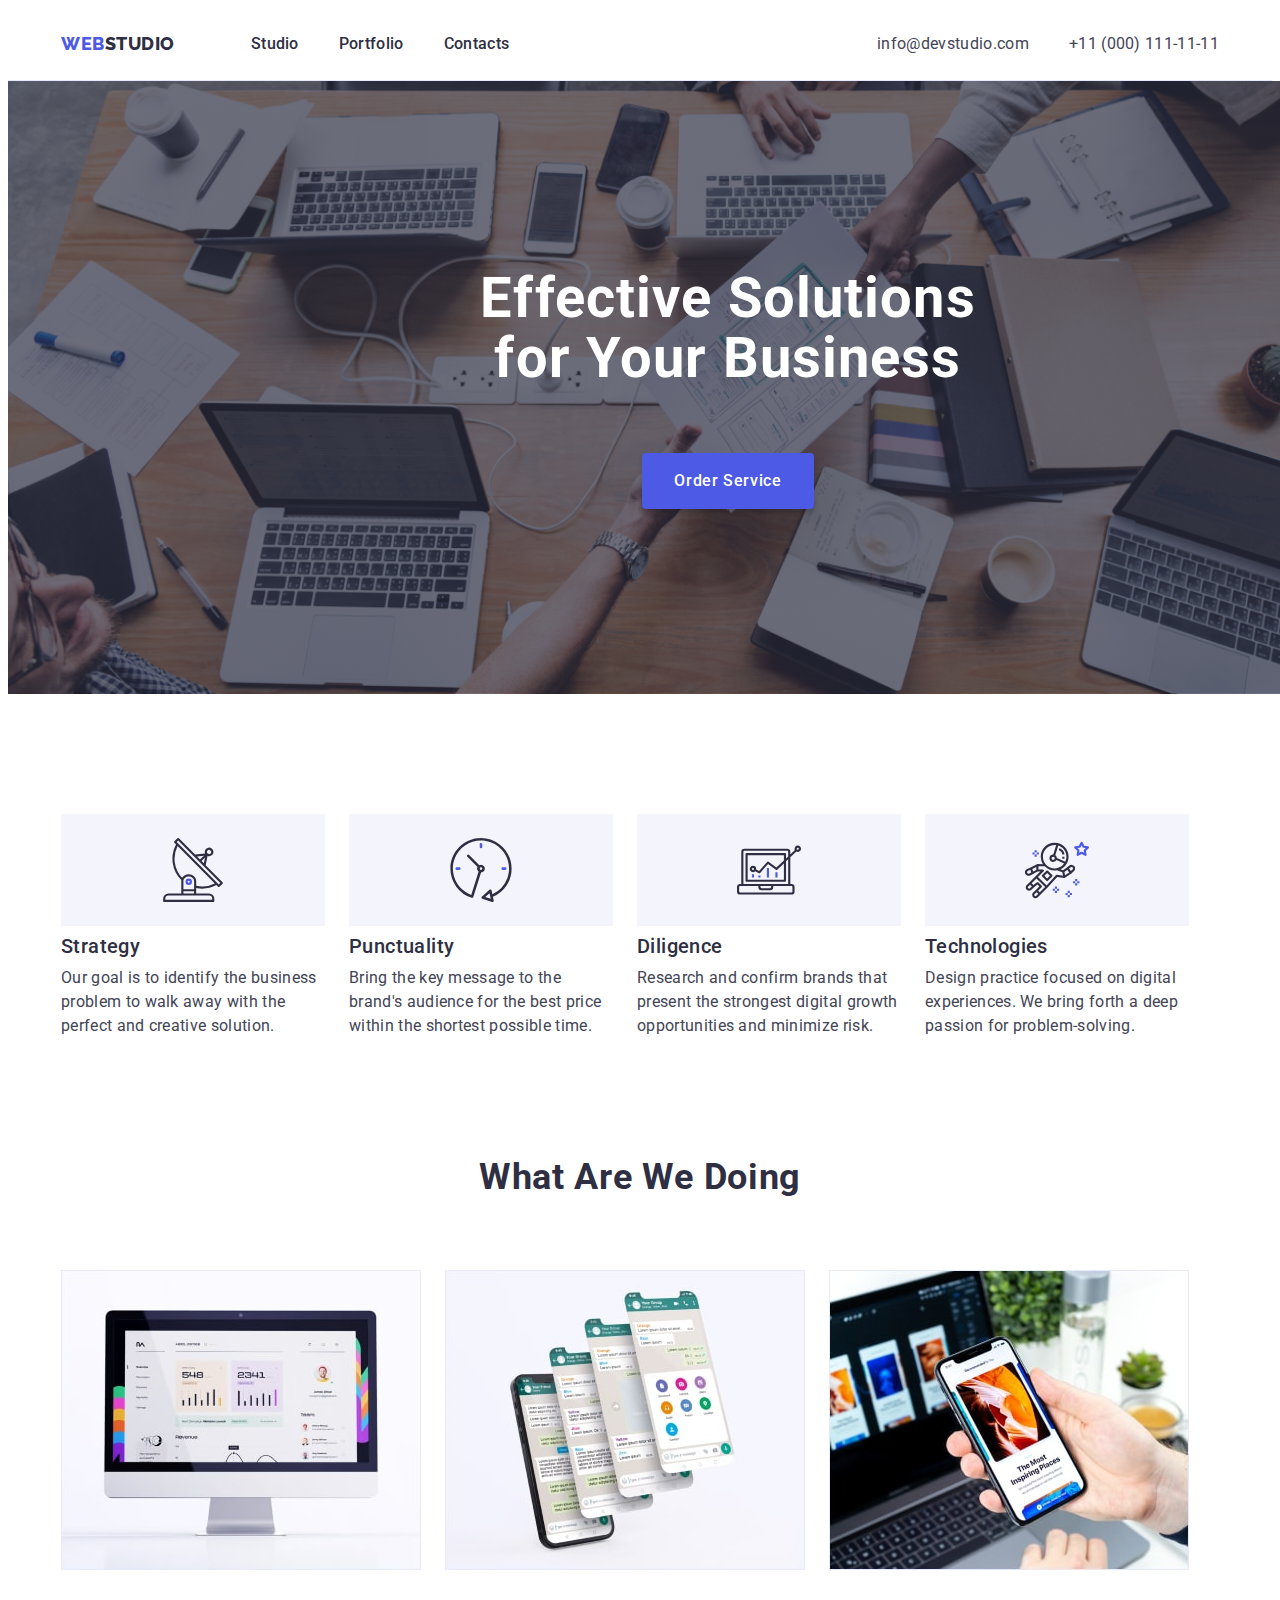
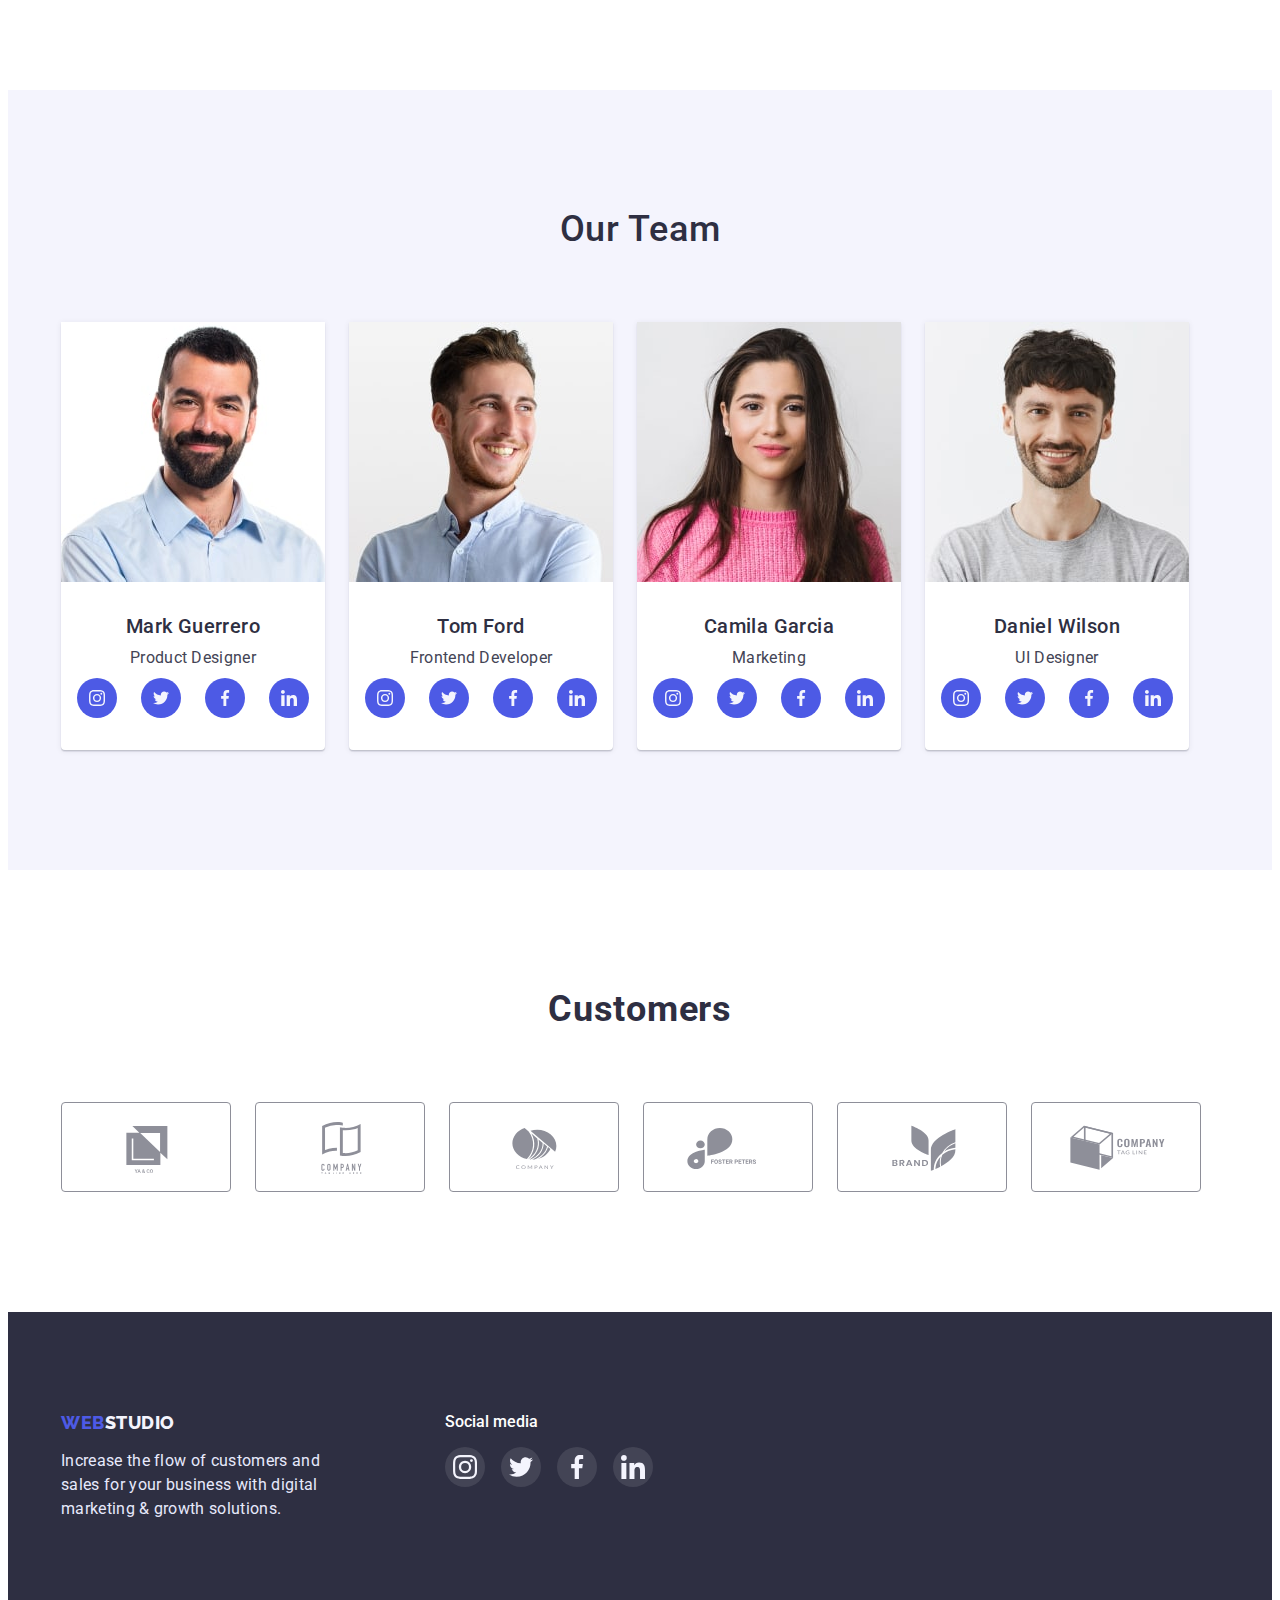
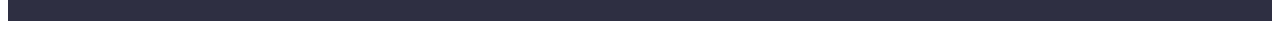
<file: index.html>
<!DOCTYPE html>
<html lang="en">
<head>
    <meta charset="UTF-8">
    <meta http-equiv="X-UA-Compatible" content="IE=edge">
    <meta name="viewport" content="width=device-width, initial-scale=1.0">
    <title>Document</title>
    <link rel="preconnect" href="https://fonts.googleapis.com">
    <link rel="preconnect" href="https://fonts.gstatic.com" crossorigin>
    <link
        href="https://fonts.googleapis.com/css2?family=Open+Sans:wght@400;600;700&family=Raleway:wght@800;900&family=Roboto:wght@400;500;700&display=swap"
        rel="stylesheet">
    <link rel="stylesheet" href="https://cdnjs.cloudflare.com/ajax/libs/modern-normalize/1.1.0/modern-normalize.min.css" integrity="sha512-wpPYUAdjBVSE4KJnH1VR1HeZfpl1ub8YT/NKx4PuQ5NmX2tKuGu6U/JRp5y+Y8XG2tV+wKQpNHVUX03MfMFn9Q==" crossorigin="anonymous" referrerpolicy="no-referrer" />
    <link rel="stylesheet" href="css/style.css">
</head>
<body>
    <header class="header">
       <div class="container header-container">
            <nav class="header-nav">
                <a class="header-logo link" href="./index.html" target="_blank" rel="noopener noreferrer nofollow">Web<span
                        class="logo-second-word">Studio</span></a>
                <ul class="header-list list">
                    <li class="header-item"><a class="header-item-link link" href="./index.html">Studio</a></li>
                    <li class="header-item"><a class="header-item-link link" href="./portfolio.html">Portfolio</a></li>
                    <li class="header-item"><a class="header-item-link link" href="">Contacts</a></li>
                </ul>
            </nav>
            <address class="address">
                <ul class="address-list list">
                    <li class="address-item email"><a class="address-item-link link" href="mailto:info@devstudio.com" target="_blank"
                            rel="noopener noreferrer nofollow">info@devstudio.com</a></li>
                    <li class="address-item"><a class="address-item-link link" href="tel:+110001111111">+11 (000) 111-11-11</a>
                    </li>
                </ul>
            </address>
       </div >
    </header>
    
    
    <main>
        <!-----------HERO--------------->
        <section class="hero hero-container">
            <div class="container">
                <h1 class="hero-title">Effective Solutions for Your Business</h1>
                <button class="hero-btn" type="button">Order Service</button>
            </div >
        </section>
        <!-----------COMPANY_POLICY--------------->
        <section class="company-policy section">
            <div class="container company-policy-container">
                <h2  class="visually-hidden company-policy-title">company policy</h2>
                <ul class="company-policy-list list">
                    <li class="company-policy-item">
                        <div class="company-policy-icon">
                            <svg class="company-policy-icon-item" width="64" height="64" >
                                <use href="./images/company-policy-icon.svg#icon-antenna"></use>
                            </svg>
                        </div>
                        <h3 class="company-policy-title">Strategy</h3>
                        <p class="company-policy-text">Our goal is to identify the business
                            problem to walk away with the perfect and creative solution.</p>
                    </li>
                    <li class="company-policy-item">
                        <div class="company-policy-icon">
                            <svg class="company-policy-icon-item" width="64" height="64">
                                <use href="./images/company-policy-icon.svg#icon-clock"></use>
                            </svg>
                        </div>
                        <h3 class="company-policy-title">Punctuality</h3>
                        <p class="company-policy-text">Bring the key message to the brand's audience for the best price within
                            the
                            shortest possible
                            time.</p>
                    </li>
                    <li class="company-policy-item">
                        <div class="company-policy-icon">
                            <svg class="company-policy-icon-item" width="64" height="64">
                                <use href="./images/company-policy-icon.svg#icon-diagram"></use>
                            </svg>
                        </div>
                        <h3 class="company-policy-title">Diligence</h3>
                        <p class="company-policy-text">Research and confirm brands that present the strongest digital growth
                            opportunities and minimize
                            risk.</p>
                    </li>
                    <li class="company-policy-item">
                        <div class="company-policy-icon">
                            <svg class="company-policy-icon-item" width="64" height="64">
                                <use href="./images/company-policy-icon.svg#icon-astronaut"></use>
                            </svg>
                        </div>
                        <h3 class="company-policy-title">Technologies</h3>
                        <p class="company-policy-text">Design practice focused on digital experiences. We bring forth a deep
                            passion
                            for
                            problem-solving.</p>
                    </li>
                </ul>
            </div >
        </section>
    
        <!-----------WORKS-------------->
        <section class="works">
            <div class="container">
                <h2 class="works-title title">What are we doing</h2>
                <ul class="works-list list">
                    <li><img src="./images/section-2-img-1.jpg" alt="image 1" width="360" height="300"></li>
                    <li><img src="./images/section-2-img-2.jpg" alt="image 2" width="360" height="300"></li>
                    <li><img src="./images/section-2-img-3.jpg" alt="image 3" width="360" height="300"></li>
                </ul>
            </div >
        </section>
        <!-------------OUR-TEAM--------------->
        <section class="team section">
            <div class="container">
                <h2 class="team-title">Our Team</h2>
                <ul class="team-list list">
                    <li class="team-member">
                        <img src="./images/team-member-1.jpg" alt="team member" width="264" height="260">
                        <div class="member-info">
                            <h3 class="member-name">Mark Guerrero</h3>
                            <p class="member-position">Product Designer</p>
                            <ul class="member-soc-list list">
                                <li class="member-soc-item">
                                    <a href="" class="soc-link link">
                                        <svg class="soc-icon" width="16" height="16">
                                            <use href="./images/icons.svg#icon-instagram"></use>
                                        </svg>
                                    </a>
                                </li>
                                <li class="member-soc-item">
                                    <a href="" class="soc-link link">
                                        <svg class="soc-icon" width="16" height="16">
                                            <use href="./images/icons.svg#icon-twitter"></use>
                                        </svg>
                                    </a>
                                </li>
                                <li class="member-soc-item">
                                    <a href="" class="soc-link link">
                                        <svg class="soc-icon" width="16" height="16">
                                            <use href="./images/icons.svg#icon-facebook"></use>
                                        </svg>
                                    </a>
                                </li>
                                <li class="member-soc-item">
                                    <a href="" class="soc-link link">
                                        <svg class="soc-icon" width="16" height="16">
                                            <use href="./images/icons.svg#icon-linkedin"></use>
                                        </svg>
                                    </a>
                                </li>
                            </ul>
                        </div >
                    </li>
                    <li class="team-member">
                        <img src="./images/team-member-2.jpg" alt="team member" width="264" height="260">
                        <div class="member-info">
                            <h3 class="member-name">Tom Ford</h3>
                            <p class="member-position">Frontend Developer</p>
                            <ul class="member-soc-list list">
                                <li class="member-soc-item">
                                    <a href="" class="soc-link link">
                                        <svg class="soc-icon" width="16" height="16">
                                            <use href="./images/icons.svg#icon-instagram"></use>
                                        </svg>
                                    </a>
                                </li>
                                <li class="member-soc-item">
                                    <a href="" class="soc-link link">
                                        <svg class="soc-icon" width="16px" height="16px">
                                            <use href="./images/icons.svg#icon-twitter"></use>
                                        </svg>
                                    </a>
                                </li>
                                <li class="member-soc-item">
                                    <a href="" class="soc-link link">
                                        <svg class="soc-icon" width="16" height="16">
                                            <use href="./images/icons.svg#icon-facebook"></use>
                                        </svg>
                                    </a>
                                </li>
                                <li class="member-soc-item">
                                    <a href="" class="soc-link link">
                                        <svg class="soc-icon" width="16" height="16">
                                            <use href="./images/icons.svg#icon-linkedin"></use>
                                        </svg>
                                    </a>
                                </li>
                            </ul>
                        </div >
                    </li>
                    <li class="team-member">
                        <img src="./images/team-member-3.jpg" alt="team member" width="264" height="260">
                        <div class="member-info">
                            <h3 class="member-name">Camila Garcia</h3>
                            <p class="member-position">Marketing</p>
                            <ul class="member-soc-list list">
                                <li class="member-soc-item">
                                    <a href="" class="soc-link link">
                                        <svg class="soc-icon" width="16" height="16">
                                            <use href="./images/icons.svg#icon-instagram"></use>
                                        </svg>
                                    </a>
                                </li>
                                <li class="member-soc-item">
                                    <a href="" class="soc-link link">
                                        <svg class="soc-icon" width="16" height="16">
                                            <use href="./images/icons.svg#icon-twitter"></use>
                                        </svg>
                                    </a>
                                </li>
                                <li class="member-soc-item">
                                    <a href="" class="soc-link link">
                                        <svg class="soc-icon" width="16" height="16">
                                            <use href="./images/icons.svg#icon-facebook"></use>
                                        </svg>
                                    </a>
                                </li>
                                <li class="member-soc-item">
                                    <a href="" class="soc-link link">
                                        <svg class="soc-icon" width="16" height="16">
                                            <use href="./images/icons.svg#icon-linkedin"></use>
                                        </svg>
                                    </a>
                                </li>
                            </ul>
                        </div >
                    </li>
                    <li class="team-member">
                        <img src="./images/team-member-4.jpg" alt="team member" width="264" height="260">
                        <div class="member-info">
                            <h3 class="member-name">Daniel Wilson</h3>
                            <p class="member-position">UI Designer</p>
                            <ul class="member-soc-list list">
                                <li class="member-soc-item">
                                    <a href="" class="soc-link link">
                                        <svg class="soc-icon" width="16" height="16">
                                            <use href="./images/icons.svg#icon-instagram"></use>
                                        </svg>
                                    </a>
                                </li>
                                <li class="member-soc-item">
                                    <a href="" class="soc-link link">
                                        <svg class="soc-icon" width="16" height="16">
                                            <use href="./images/icons.svg#icon-twitter"></use>
                                        </svg>
                                    </a>
                                </li>
                                <li class="member-soc-item">
                                    <a href="" class="soc-link link">
                                        <svg class="soc-icon" width="16" height="16">
                                            <use href="./images/icons.svg#icon-facebook"></use>
                                        </svg>
                                    </a>
                                </li>
                                <li class="member-soc-item">
                                    <a href="" class="soc-link link">
                                        <svg class="soc-icon" width="16" height="16">
                                            <use href="./images/icons.svg#icon-linkedin"></use>
                                        </svg>
                                    </a>
                                </li>
                            </ul>
                        </div >
                    </li>
                </ul>
            </div >
        </section>

    <!-------------------------------------CUSTOMER--------------------------------->
        <section class="customers section">
            <div class="container">
                <h2 class="customers-title title">Customers</h2>
                <ul class="customers-list list">
                    <li class="cutomers-list-item">
                            <a class="customer-link" href="">
                                <svg class="customer-icon" width="104" height="56">
                                    <use href="./images/customers-logo.svg#icon-Logo1"></use>
                                </svg>
                            </a>
                    </li>
                   <li class="cutomers-list-item">
                            <a class="customer-link" href="">
                                <svg class="customer-icon" width="104" height="56">
                                    <use href="./images/customers-logo.svg#icon-Logo2"></use>
                                </svg>
                            </a>

                    </li>
                    <li class="cutomers-list-item">
                            <a class="customer-link" href="">
                                <svg class="customer-icon" width="104" height="56">
                                    <use href="./images/customers-logo.svg#icon-Logo3"></use>
                                </svg>
                            </a>
                    </li>
                    <li class="cutomers-list-item">
                            <a class="customer-link" href="">
                                <svg class="customer-icon" width="104" height="56">
                                    <use href="./images/customers-logo.svg#icon-Logo4"></use>
                                </svg>
                            </a>
                    </li>
                    <li class="cutomers-list-item">
                            <a class="customer-link" href="">
                                <svg class="customer-icon" width="104" height="56">
                                    <use href="./images/customers-logo.svg#icon-Logo5"></use>
                                </svg>
                            </a>
                    </li>
                    <li class="cutomers-list-item">
                            <a class="customer-link" href="">
                                <svg class="customer-icon" width="104" height="56">
                                    <use href="./images/customers-logo.svg#icon-Logo6"></use>
                                </svg>
                            </a>
                    </li>
                </ul>
            </div>
        </section>
    </main>
    
    <!------------------------FOOTER--------------------->
    <footer class="footer">
        <div class="container footer-container">
            <div class="footer-text-info">
                <a class="footer-logo link" href="./index.html" target="_blank" rel="noopener noreferrer nofollow">Web<span
                        class="logo-second-word">Studio</span></a>
                <p class="footer-text">Increase the flow of customers and sales for your business with digital marketing &
                    growth
                    solutions.</p>
            </div>
            <div class="footer-social-media">
                <p class="footer-social-media-text">Social media</p>
                <ul class="footer-soc-list list">
                    <li class="footer-soc-item">
                        <a href="" class="soc-link-footer link">
                            <svg class="soc-icon" width="24" height="24">
                                <use href="./images/icons.svg#icon-instagram"></use>
                            </svg>
                        </a>
                    </li>
                    <li class="footer-soc-item">
                        <a href="" class="soc-link-footer link">
                            <svg class="soc-icon" width="24" height="24">
                                <use href="./images/icons.svg#icon-twitter"></use>
                            </svg>
                        </a>
                    </li>
                    <li class="footer-soc-item">
                        <a href="" class="soc-link-footer link">
                            <svg class="soc-icon" width="24" height="24">
                                <use href="./images/icons.svg#icon-facebook"></use>
                            </svg>
                        </a>
                    </li>
                    <li class="footer-soc-item">
                        <a href="" class="soc-link-footer link">
                            <svg class="soc-icon" width="24" height="24">
                                <use href="./images/icons.svg#icon-linkedin"></use>
                            </svg>
                        </a>
                    </li>
                </ul>
            </div>
        </div>
    </footer>
</body>
</html>
</file>
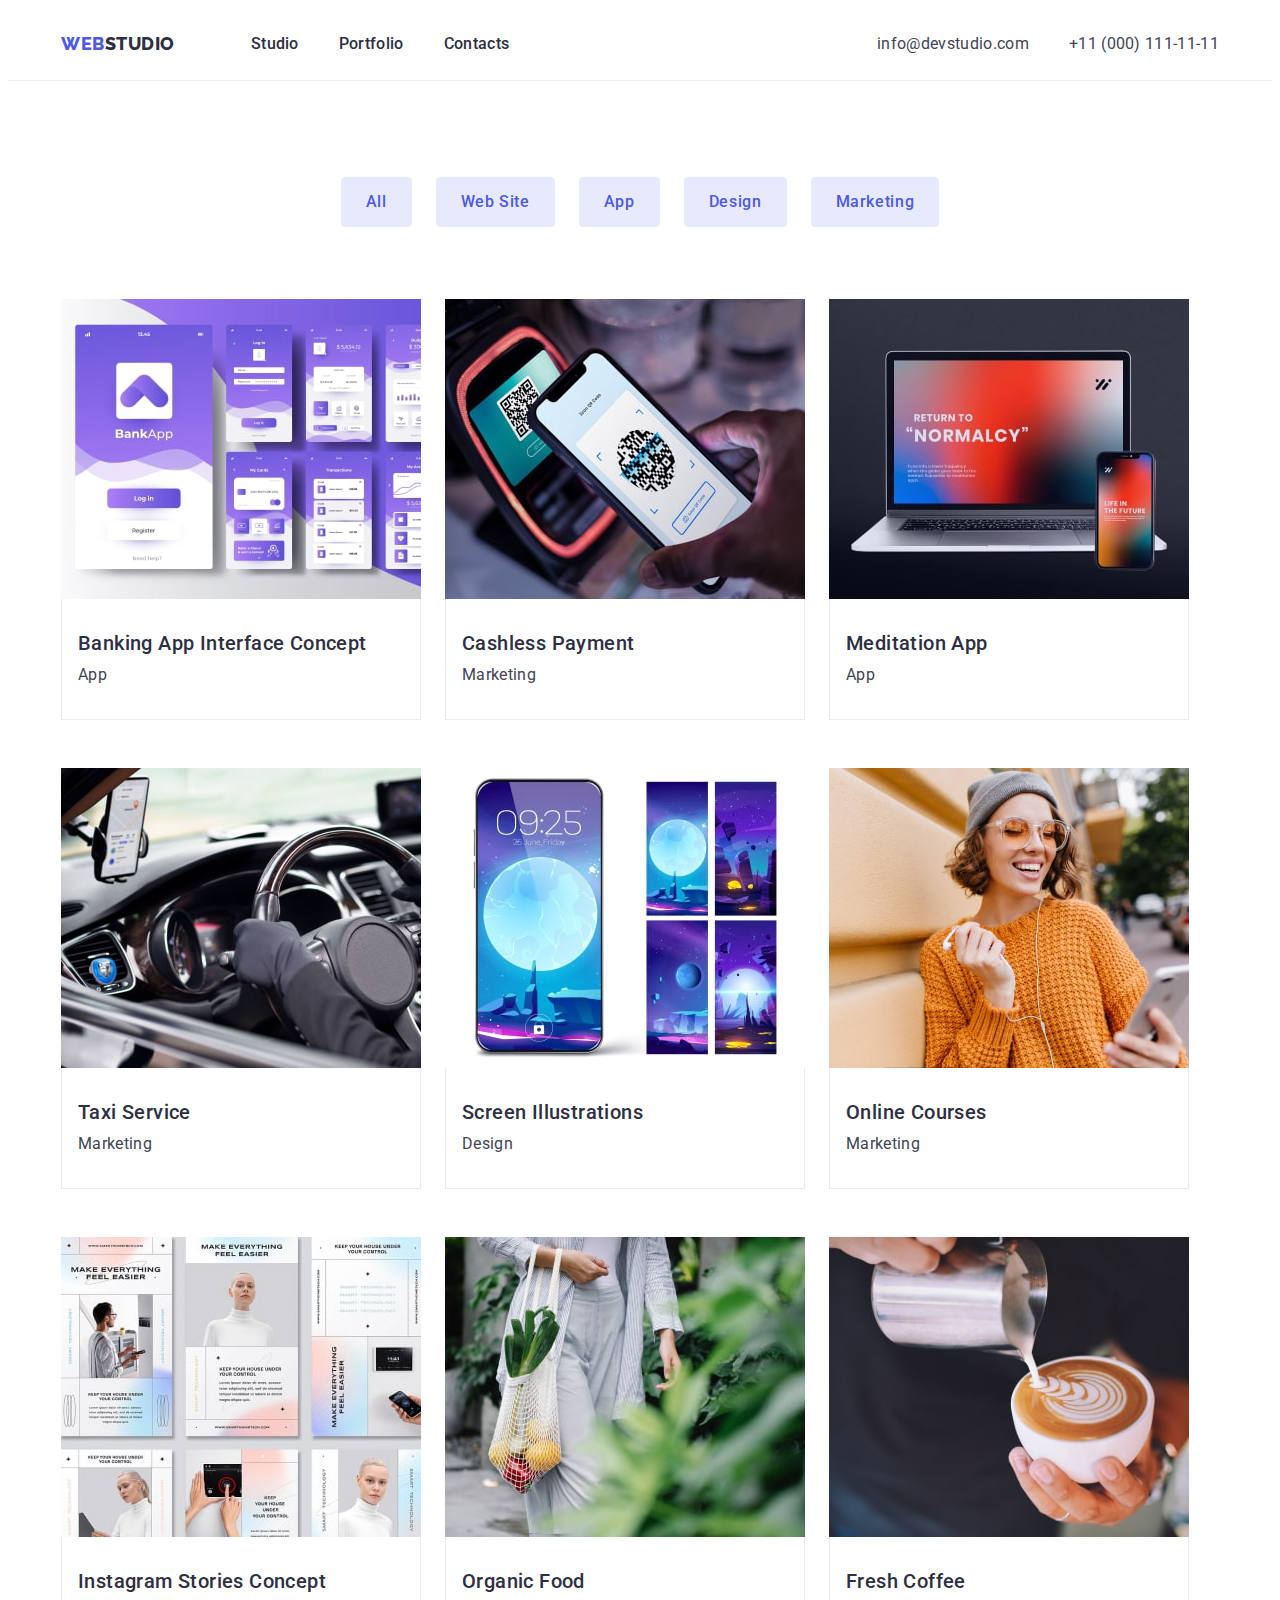
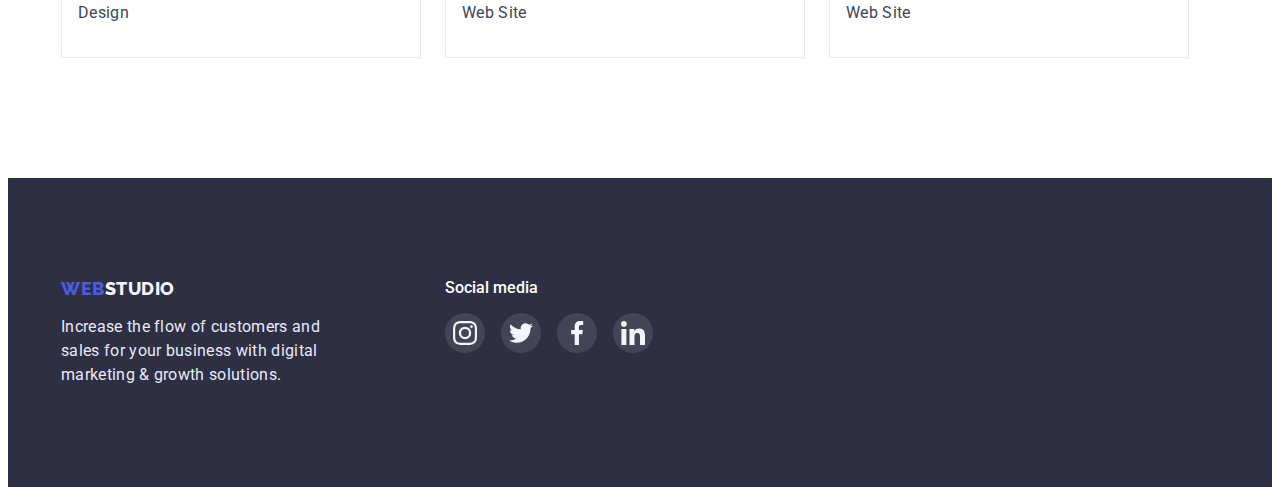
<file: portfolio.html>
<!DOCTYPE html>
<html lang="en">
<head>
    <meta charset="UTF-8">
    <meta http-equiv="X-UA-Compatible" content="IE=edge">
    <meta name="viewport" content="width=device-width, initial-scale=1.0">
    <title>Document</title>
    <link rel="preconnect" href="https://fonts.googleapis.com">
    <link rel="preconnect" href="https://fonts.gstatic.com" crossorigin>
    <link
        href="https://fonts.googleapis.com/css2?family=Open+Sans:wght@400;600;700&family=Raleway:wght@800;900&family=Roboto:wght@400;500;700&display=swap"
        rel="stylesheet">
    <link rel="stylesheet" href="https://cdnjs.cloudflare.com/ajax/libs/modern-normalize/1.1.0/modern-normalize.min.css" integrity="sha512-wpPYUAdjBVSE4KJnH1VR1HeZfpl1ub8YT/NKx4PuQ5NmX2tKuGu6U/JRp5y+Y8XG2tV+wKQpNHVUX03MfMFn9Q==" crossorigin="anonymous" referrerpolicy="no-referrer" />    
    <link rel="stylesheet" href="css/style.css">
</head>
<body>
                                    <!--------------HEADER-------------->
    <header class="header">
        <div class="container header-container">
            <nav class="header-nav">
                <a class="header-logo link" href="./index.html" target="_blank" rel="noopener noreferrer nofollow">Web<span
                        class="logo-second-word">Studio</span></a>
                <ul class="header-list list">
                    <li class="header-item"><a class="header-item-link link" href="./index.html">Studio</a></li>
                    <li class="header-item"><a class="header-item-link link" href="./portfolio.html">Portfolio</a></li>
                    <li class="header-item"><a class="header-item-link link" href="">Contacts</a></li>
                </ul>
            </nav>
            <address class="address">
                <ul class="address-list list">
                    <li class="address-item email"><a class="address-item-link link" href="mailto:info@devstudio.com"
                            target="_blank" rel="noopener noreferrer nofollow">info@devstudio.com</a></li>
                    <li class="address-item"><a class="address-item-link link" href="tel:+110001111111">+11 (000)
                            111-11-11</a>
                    </li>
                </ul>
            </address>
        </div>
    </header>
    
    <main>
        <section class="portfolio-section">
            <div class="container portfolio-container">
                <h1 class="portfolio title visually-hidden">Portfolio</h1>
                <ul class="button-list list">
                    <li class="button-item">
                        <button type="button" class="portfolio-btn btn">All</button>
                    </li>
                    <li class="button-item">
                        <button type="button" class="portfolio-btn btn">Web Site</button>
                    </li>
                    <li class="button-item">
                        <button type="button" class="portfolio-btn btn">App</button>
                    </li>
                    <li class="button-item">
                        <button type="button" class="portfolio-btn btn">Design</button>
                    </li>
                    <li class="button-item">
                        <button type="button" class="portfolio-btn btn">Marketing</button>
                    </li>
                </ul>
            
                <ul class="projcets-list list">
                    <li class="projects-list-item">
                            <a class="item-link link" href="">
                                <img src="./images/row-1-img-1-min.jpg" alt="servise image" width="360" height="300">
                                <div class="item-text-content">
                                    <h2 class="item-title">Banking App Interface Concept</h2>
                                    <p class="item-description">App</p>
                                </div >
                            </a>
                    </li>
                    
                    <li class="projects-list-item">
                            <a class="item-link link" href="">
                                <img src="./images/row-1-img-2-min.jpg" alt="servise image" width="360" height="300">
                               <div class="item-text-content">
                                    <h2 class="item-title">Cashless Payment</h2>
                                    <p class="item-description">Marketing</p>
                               </div >
                            </a>
                    </li>
    
                    <li class="projects-list-item">
                            <a class="item-link link" href="">
                                <img src="./images/row-1-img-3-min.jpg" alt="servise image" width="360" height="300">
                                <div class="item-text-content">
                                    <h2 class="item-title">Meditation App</h2>
                                    <p class="item-description">App</p>
                                </div >
                            </a>
                    </li>
            
                    <li class="projects-list-item">
                            <a class="item-link link" href="">
                                <img src="./images/row-2-img-1-min.jpg" alt="servise image" width="360" height="300">
                                <div class="item-text-content">
                                    <h2 class="item-title">Taxi Service</h2>
                                    <p class="item-description">Marketing</p>
                                </div >
                            </a>
                    </li>

                    <li class="projects-list-item">
                            <a class="item-link link" href="">
                                <img src="./images/row-2-img-2-min.jpg" alt="servise image" width="360" height="300">
                                <div class="item-text-content">
                                    <h2 class="item-title">Screen Illustrations</h2>
                                    <p class="item-description">Design</p>
                                </div >
                            </a>
                    </li>
                    <li class="projects-list-item">
                            <a class="item-link link" href="">
                                <img src="./images/row-2-img-3-min.jpg" alt="servise image" width="360" height="300">
                                <div class="item-text-content">
                                    <h2 class="item-title">Online Courses</h2>
                                    <p class="item-description">Marketing</p>
                                </div >
                            </a>
                    </li>

                    <li class="projects-list-item">
                                <a class="item-link link" href="">
                                    <img src="./images/row-3-img-1-min.jpg" alt="servise image" width="360" height="300">
                                    <div class="item-text-content">
                                        <h2 class="item-title">Instagram Stories Concept</h2>
                                        <p class="item-description">Design</p>
                                    </div >
                                </a>
                    </li>

                    <li class="projects-list-item">
                            <a class="item-link link" href="">
                                <img src="./images/row-3-img-2-min.jpg" alt="servise image" width="360" height="300">
                                <div class="item-text-content">
                                    <h2 class="item-title">Organic Food</h2>
                                    <p class="item-description">Web Site</p>
                                </div >
                            </a>
                    </li>

                    <li class="projects-list-item">
                        <a class="item-link link" href="">
                            <img src="./images/row-3-img-3-min.jpg" alt="servise image" width="360" height="300">
                            <div class="item-text-content">
                                <h2 class="item-title">Fresh Coffee</h2>
                                <p class="item-description">Web Site</p>
                            </div >
                        </a>
                    </li>
                </ul>
            </div >
        </section>
    </main>
                            <!------------------FOOOTER----------------->
    <footer class="footer">
        <div class="container footer-container">
            <div class="footer-text-info">
                <a class="footer-logo link" href="./index.html" target="_blank" rel="noopener noreferrer nofollow">Web<span
                        class="logo-second-word">Studio</span></a>
                <p class="footer-text">Increase the flow of customers and sales for your business with digital marketing &
                    growth
                    solutions.</p>
            </div>
            <div class="footer-social-media">
                <p class="footer-social-media-text">Social media</p>
                <ul class="footer-soc-list list">
                    <li class="footer-soc-item">
                        <a href="" class="soc-link-footer link">
                            <svg class="soc-icon" width="24" height="24">
                                <use href="./images/icons.svg#icon-instagram"></use>
                            </svg>
                        </a>
                    </li>
                    <li class="footer-soc-item">
                        <a href="" class="soc-link-footer link">
                            <svg class="soc-icon" width="24" height="24">
                                <use href="./images/icons.svg#icon-twitter"></use>
                            </svg>
                        </a>
                    </li>
                    <li class="footer-soc-item">
                        <a href="" class="soc-link-footer link">
                            <svg class="soc-icon" width="24" height="24">
                                <use href="./images/icons.svg#icon-facebook"></use>
                            </svg>
                        </a>
                    </li>
                    <li class="footer-soc-item">
                         <a href="" class="soc-link-footer link">
                            <svg class="soc-icon" width="24" height="24">
                                <use href="./images/icons.svg#icon-linkedin"></use>
                            </svg>
                        </a>
                    </li>
                </ul>
            </div>
        </div>
    </footer>
</body>
</html>
</file>
<file: css/style.css>
/******************GENERAL*************/
:root{
    --body-color:#434455;
    --address-item-color: #434455;
    --policy-text: #434455;
    --member-pos:#434455;
    --item-description: #434455;
    --title-color: #2E2F42;
    --portfolio-btn: #E7E9FC;
    --btn-second-text:#FFFFFF;
    --btn-second-background:  #404BBF;
    --btn-main-text: #4D5AE5;
    --hero-btn-main-text:#ffffff;
    --hero-btn-main-background:#4D5AE5;
    --hero-second-background:#404BBF;
    --footer-first-word-color: #4D5AE5;
    --footer-second-word-color:#F4F4FD;
    --footer-background-color:#2E2F42;
    --footer-text-color:#E7E9FC;
    --address-second-item-color:#404bbf;
    --logo-first-word-color: #4D5AE5;
    --logo-second-word-color: #2E2F42;
    --header-item:#2E2F42;
    --hero-title-text:#FFFFFF;
    --hero-background:#2E2F42;
    --company-policy-text:#434455;
    --comapny-policy-title:#2E2F42;
    --member-name: #2E2F42;
    --team-title: #2E2F42;
    --team-background:#F4F4FD;
    --team-member-background:#FFFFFF;
    --item-title:#2E2F42;
    --item-text: #E7E9FC;
    --header-border-bottom:#E7E9FC;
}



body{
    font-family: "Roboto", sans-serif;
    color:var(--body-color);
}



.visually-hidden {
    position: absolute;
    clip: rect(1px 1px 1px 1px);
    padding: 0;
    border: 0 ;
    height: 1px;
    width: 1px;
    overflow: hidden;
}

p,
h1,
h2,
h3,
h4,
h5,
h6 {
    margin: 0;
}

button {
    cursor: pointer;
}

address {
    font-style: normal;

}


ul {
    padding-left: 0;
    margin: 0;
}

img {
    display: block;
}

.list {
    list-style: none;
}

.link {
    text-decoration: none;
}

.title{
    font-size: 36px;
    line-height: 1.11;
    text-align: center;
    letter-spacing: 0.02em;
    text-transform: capitalize;
    color: var(--title-color);
}
.container {
    width: 1158px;
    padding-left: 15px;
    padding-right: 15px;
    margin: 0 auto;
    

}

.section{
    padding: 120px 0;
}


.btn:is(:hover, :focus) {
    color: var(--btn-second-text);
    background: var(--btn-second-background);
    box-shadow: 0px 4px 4px rgba(0, 0, 0, 0.15);;
    border-radius: 4px;
}

.btn {
    cursor: pointer;
    font-weight: 500;
    font-size: 16px;
    line-height: 1.5;
    display: flex;
    align-items: center;
    letter-spacing: 0.04em;
    color: var(--btn-main-text);
}
/**-------------------------FOOTER---------------------*/
.footer-logo {
    font-family: "Raleway", sans-serif;
    font-weight: 800;
    font-size: 18px;
    line-height: 1.17;
    letter-spacing: 0.03em;
    text-transform: uppercase;
    color:var(--footer-first-word-color) ;
    
}

.footer-logo>.logo-second-word {
    color:var(--footer-second-word-color) ;
}

.footer {
    background-color: var(--footer-background-color);
    padding-top: 100px;
    padding-bottom: 100px;
}

.footer-text {
    font-size: 16px;
    line-height: 1.5;
    letter-spacing: 0.02em;
    color: var(--footer-text-color);
    max-width: 264px;
    margin-top: 16px;
}

.footer-container{
    display: flex;
}

.footer-text-info{
    margin-right: 120px;
}

.footer-social-media-text{
    font-family: 'Roboto';
    font-style: normal;
    font-weight: 500;
    font-size: 16px;
    margin-bottom: 16px;
    color: #FFFFFF;
}

.footer-soc-list {
    display: flex;
    gap: 16px;
}

.footer-soc-item{
    
}
.soc-link-footer {
    width: 40px;
    height: 40px;
    background: rgba(255, 255, 255, 0.1);;
    border-radius: 50%;
    display: flex;
    align-items: center;
    justify-content: center;
}

.soc-link-footer .soc-icon{
    width: 24px;
    height: 24px;
    fill: #FFFFFF;
}

.soc-link-footer:hover,
.soc-link-footer:focus{
    background-color: #31D0AA;
}


.address-item-link:hover,
.address-item-link:focus{
    color:var(--address-second-item-color);
}

.address-list{
    display: flex;
    margin-right: auto;
}

/**-------------------------HEADER---------------------*/
.header-logo {
    font-family: "Raleway", sans-serif;
    font-weight: 800;
    font-size: 18px;
    line-height: 1.17;
    display: flex;
    align-items: center;
    letter-spacing: 0.03em;
    text-transform: uppercase;
    color: var(--logo-first-word-color);
    margin-right: 76px;
}

.header-logo>.logo-second-word {
    color: var(--logo-second-word-color);
}
.header-container {
    padding-top: 24px;
    padding-bottom: 24px;
}

.header-nav {
    display: flex;
    margin-right: auto;
}

.header-list {
    display: flex;
    gap: 40px;
}

.header-item {
    font-weight: 500;
    font-size: 16px;
    line-height: 1.5;
    letter-spacing: 0.02em;   
}

.header-item-link{
    color:var(--header-item);
}

.header{
    border-bottom: 1px solid var(--header-border-bottom);
}

.address {
    font-style: normal;
}

.address-item-link {
    color:var(--address-item-color);
}

.address-item {
    font-size: 16px;
    line-height: 1.5;
    letter-spacing: 0.02em;
    color: var(--address-item-color);
}

.address-item:hover{
    color:var(--address-second-item-color);
}

.header-item-link:hover,
.header-item-link:focus,
.header-item-link:active{
    color:var(--address-second-item-color);
}

.header-container{
    display: flex;
    align-items: center;
}

.email{
    margin-right: 40px;
}

/*!--------------------INDEX-PAGE----------------------*/
/**-----------------------HERO----------------------*/
.hero{ 
    
}
.hero-title{
    font-size: 56px;
    line-height: 1.07;
    text-align: center;
    letter-spacing: 0.02em;
    color: var(--hero-title-text);
    max-width: 496px;
    margin: 0 auto;
    
}

.hero-btn{
    font-family: inherit;
    cursor: pointer;
    font-weight: 500;
    font-size: 16px;
    line-height: 1.5;
    display: flex;
    align-items: center;
    letter-spacing: 0.04em;
    color: var(--hero-btn-main-text);
    background: var(--hero-btn-main-background);
    border: none;

    margin: 0 auto;
    padding: 16px 32px;
    
    box-shadow: 0px 4px 4px rgba(0, 0, 0, 0.15);
    border-radius: 4px;;

    margin-top: 64px;
   
}

.hero-btn:hover,
.hero-btn:focus{
    background-color:var(--hero-second-background);
}

.hero-container{
    padding-top: 188px;
    padding-bottom: 185px;
    background-image: linear-gradient(rgba(46, 47, 66, 0.7), rgba(46, 47, 66, 0.7)), url(../images/hero-bg.jpg);
    background-repeat: no-repeat;
    background-position: center;
    background-size: cover;
    width: 1440px;
    margin-left: auto;
    margin-right: auto;
    
    
}

/**------------COMPANY_POLICY---------------*/

.company-policy-title {
    font-weight: 500;
    font-size: 20px;
    line-height: 1.2;
    letter-spacing: 0.02em;
    color:var(--comapny-policy-title) ;
    margin-bottom: 8px;
}

.company-policy-text {
    font-size: 16px;
    line-height: 1.5;
    letter-spacing: 0.02em;
    color: var(--company-policy-text);
}

.company-policy-list{
    display: flex;
    gap: 24px;
}

.company-policy-item{
    width: 264px;
    gap: 24px;
}
.company-policy-icon{
    height: 112px;
    background-color:#F4F4FD;
    margin-bottom: 8px;
    display: flex;
    align-items: center;
    justify-content: center;
}
.company-policy-icon-item{
    
}

/**-----------------OUR-TEAM------------------*/

.member-name {
    font-size: 20px;
    line-height: 1.2;
    text-align: center;
    letter-spacing: 0.02em;
    color: var(--member-name);
    margin-bottom: 8px;
}

.member-position {
    font-size: 16px;
    line-height: 1.5;
    text-align: center;
    letter-spacing: 0.02em;
    color: var(--member-pos);
    margin-bottom: 8px;
}

.team-title{
    font-size: 36px;
    line-height: 1.11;
    text-align: center;
    letter-spacing: 0.02em;
    text-transform: capitalize;
    color: var(--team-title);
    font-weight:500;
    margin-bottom: 72px;
}
.team{
    background: var(--team-background);
}
.team-member{
    width: 264px;
    background-color:var(--team-member-background);
    box-shadow: 0px 1px 6px rgba(46, 47, 66, 0.08), 0px 1px 1px rgba(46, 47, 66, 0.16), 0px 2px 1px rgba(46, 47, 66, 0.08);
    border-radius: 0px 0px 4px 4px;
}


.member-name{
    font-weight: 500;
}

.team-list{
    display: flex;
    gap: 24px;
    
}
.member-info{
   padding: 32px 16px;
}

.member-soc-list {
    display: flex;
    gap: 24px;
}



.member-soc-item {
   
}
.soc-link:hover,
.soc-link:focus{
    background:#404BBF;
}


.soc-link {
    width: 40px;
    height: 40px;
    background: #4D5AE5;
    border-radius: 50%;
    display: flex;
    align-items: center;
    justify-content: center;
}


.soc-icon {
    width: 16px;
    height: 16px;
    fill:#FFFFFF;
}

/**---------------WORKS---------------*/

.works{
    padding-bottom: 120px;
}
.works-list{
    display: flex;
    gap: 24px;
}

.works-title{
   margin-bottom: 72px;
}
.customers-title{
    margin-bottom: 72px;
}
.cutomers-list-item{
    
}

.customer-link{
    width: 168px;
    height: 88px;
    border: 1px solid #8E8F99;
    border-radius: 4px;
    display: flex;
    align-items: center;
    justify-content: center;
    
}

.customer-icon{
    fill: #8E8F99;
}

.customer-link:hover,
.customer-link:focus{
    border-color: #404BBF;
}

.customer-link:hover .customer-icon,
.customer-link:focus .customer-icon{
    fill: #404BBF;
}

.customers-list{
    gap: 24px;
    display: flex;

}
/*!---------------------PORTFOLIO-PAGE-------------------*/
.portfolio-section{
    padding-top: 96px;
    padding-bottom: 120px;
}
.portfolio-container{
    
}
.item-title{
    font-weight: 500;
    font-size: 20px;
    line-height: 1.2;
    letter-spacing: 0.02em;
    color: var(--item-title);
    margin-bottom: 8px;
}

.item-description{
    font-size: 16px;
    line-height: 1.5;    
    letter-spacing: 0.02em;
    color: var(--item-description);
}

.portfolio-btn{
    font-family: inherit;
    background-color:var(--portfolio-btn);
    padding: 12px 24px;
    border: 1px solid var(--portfolio-btn);
    border-radius: 4px;
}
.portfolio-btn:hover,
.portfolio-btn:focus{

}

.button-list{
    display: flex;
    justify-content: center;
    gap: 24px;
    margin-bottom: 72px;
}

.item-text-content{
    padding-left: 16px;
    padding-top: 32px;
    padding-bottom: 32px;
    border: 1px solid var(--item-text);
    border-top: none;
}



.projcets-list{
    display:flex;
    flex-wrap: wrap;
    gap:48px 24px;
}

.item-link{
    display: block;
}

.item-link:hover,
.item-link:focus{
    box-shadow: 0px 1px 6px rgba(46, 47, 66, 0.08), 0px 1px 1px rgba(46, 47, 66, 0.16), 0px 2px 1px rgba(46, 47, 66, 0.08);
}
</file>
